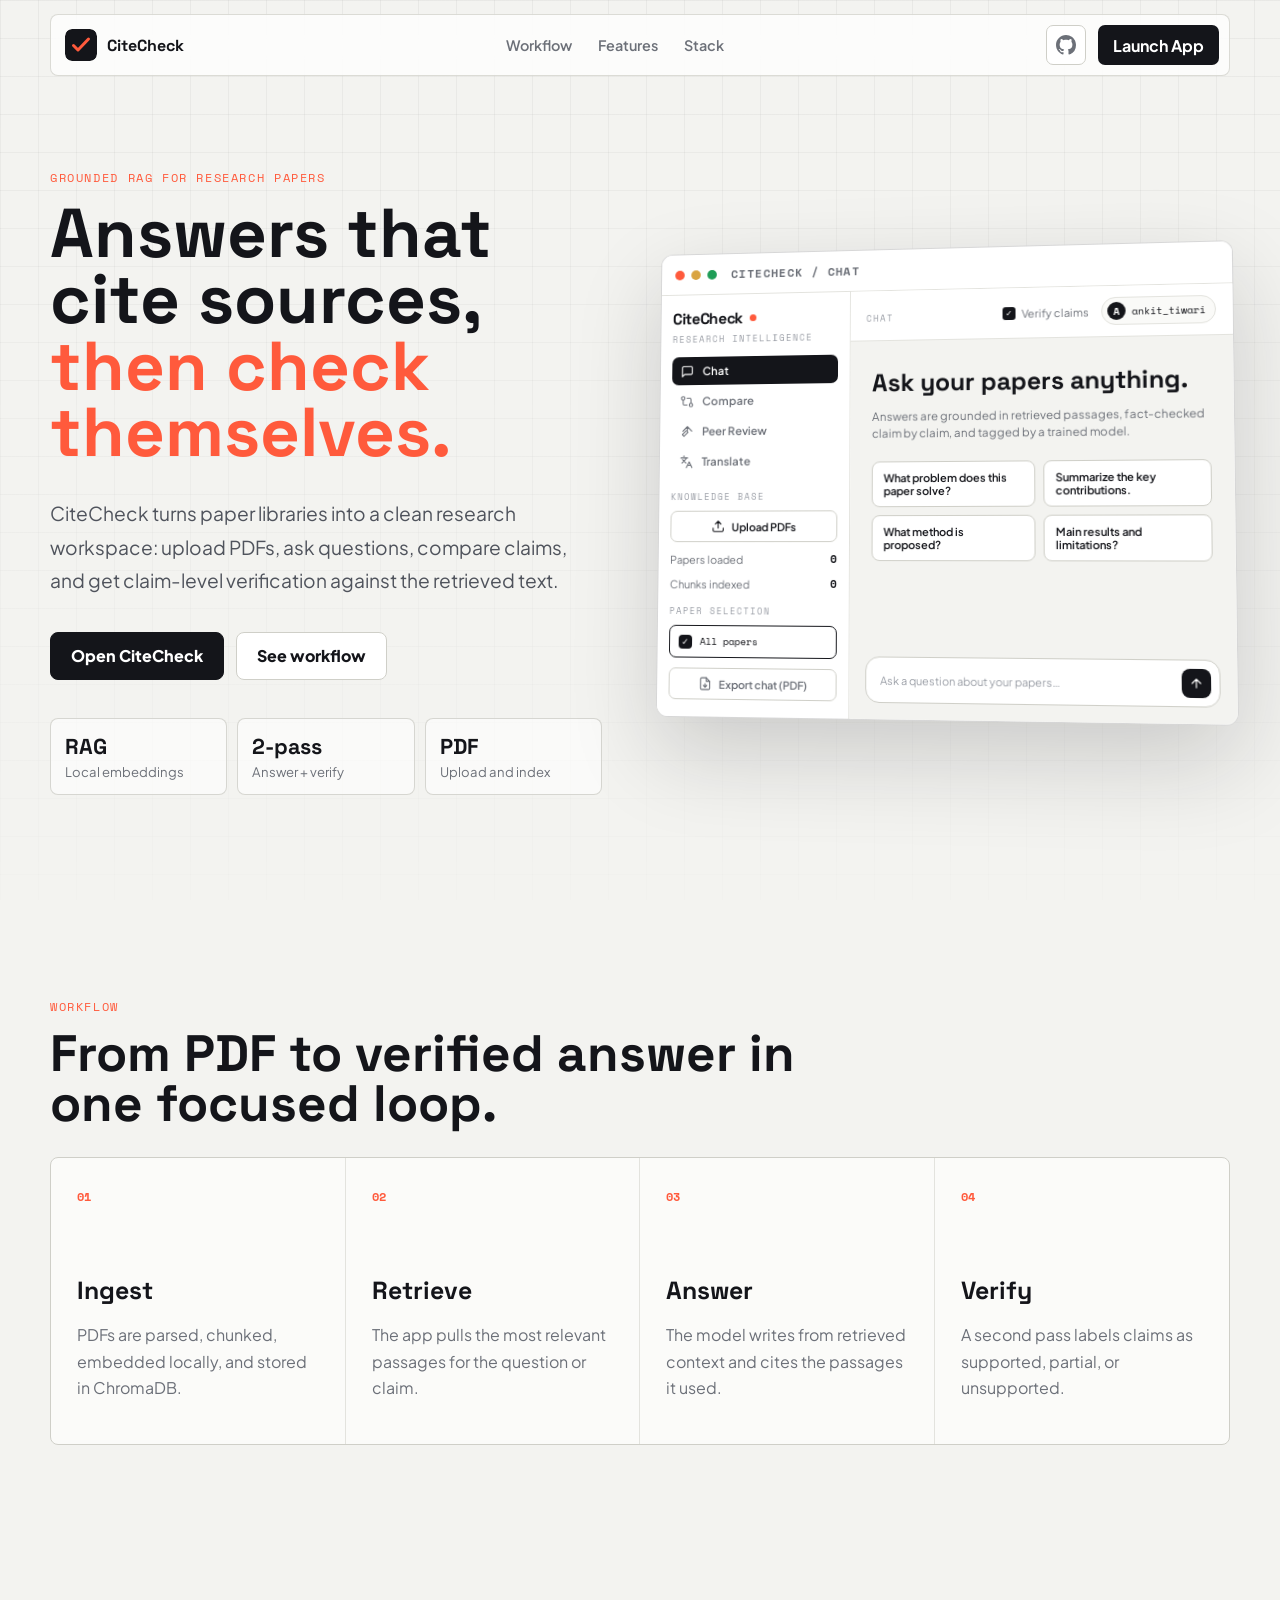
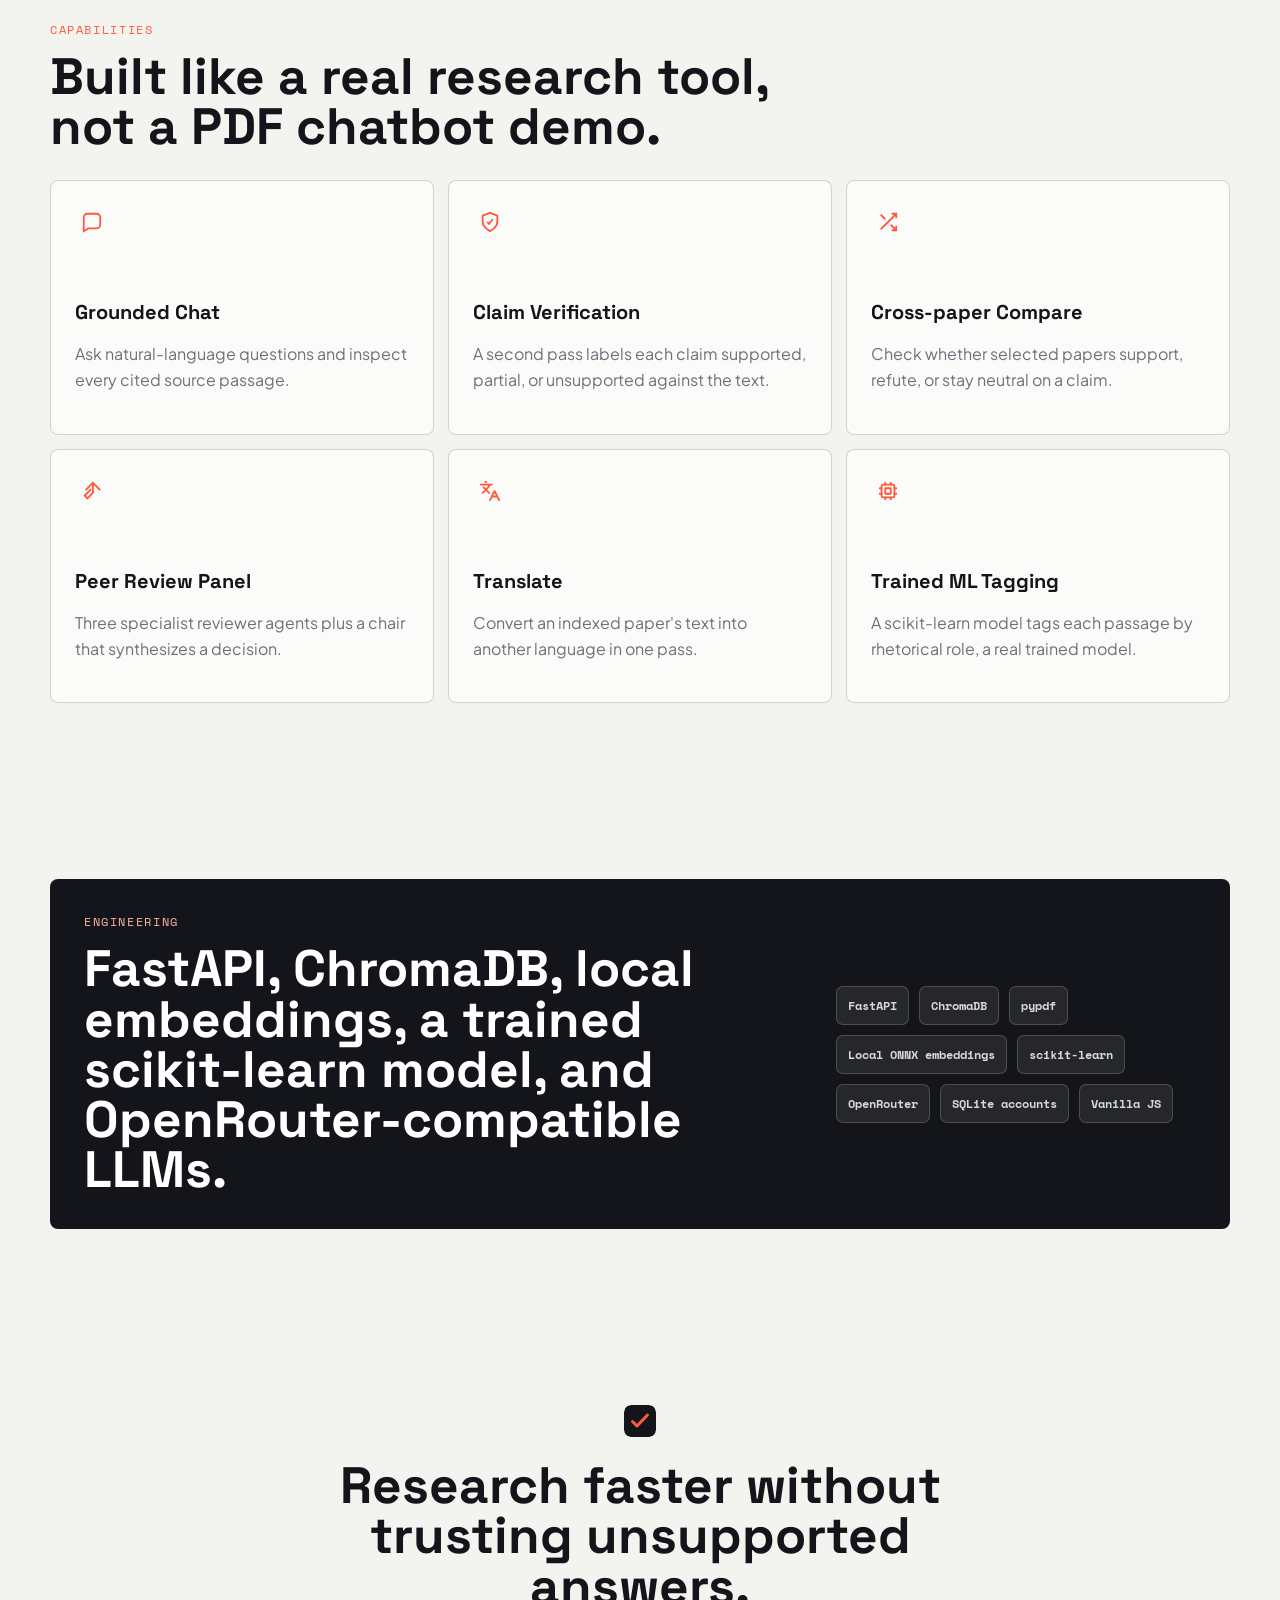
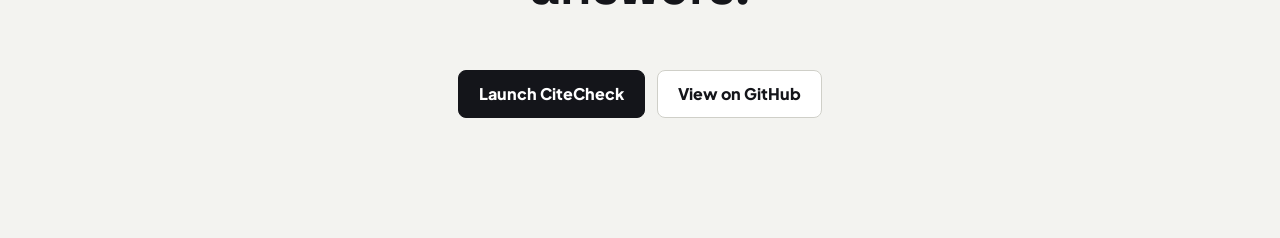
<file: landing/index.html>
<!doctype html>
<html lang="en">
<head>
  <meta charset="utf-8" />
  <meta name="viewport" content="width=device-width, initial-scale=1" />
  <meta name="description" content="CiteCheck is a research-paper assistant that answers from PDFs, verifies claims, compares papers, and drafts peer-review style critiques." />
  <title>CiteCheck - Research Paper Assistant</title>
  <link rel="icon" type="image/svg+xml" href="favicon.svg" />
  <link rel="preconnect" href="https://fonts.googleapis.com" />
  <link rel="preconnect" href="https://fonts.gstatic.com" crossorigin />
  <link href="https://fonts.googleapis.com/css2?family=Space+Grotesk:wght@500;600;700&family=Plus+Jakarta+Sans:wght@400;500;600;700&family=Space+Mono:wght@400;700&display=swap" rel="stylesheet" />
  <link rel="stylesheet" href="styles.css?v=6" />
</head>
<body>
  <div class="page-shell">
    <header class="site-header" data-nav>
      <a class="brand" href="#top" aria-label="CiteCheck home">
        <img src="favicon.svg" alt="" />
        <span>CiteCheck</span>
      </a>
      <nav class="nav-links" aria-label="Primary navigation">
        <a href="#workflow">Workflow</a>
        <a href="#features">Features</a>
        <a href="#stack">Stack</a>
      </nav>
      <div class="header-actions">
        <a class="nav-gh" href="https://github.com/ankitkumartiwari-web/citecheck" target="_blank" rel="noreferrer" aria-label="View source on GitHub" title="GitHub repo">
          <svg width="20" height="20" viewBox="0 0 16 16" fill="currentColor" aria-hidden="true"><path d="M8 0C3.58 0 0 3.58 0 8c0 3.54 2.29 6.53 5.47 7.59.4.07.55-.17.55-.38 0-.19-.01-.82-.01-1.49-2.01.37-2.53-.49-2.69-.94-.09-.23-.48-.94-.82-1.13-.28-.15-.68-.52-.01-.53.63-.01 1.08.58 1.23.82.72 1.21 1.87.87 2.33.66.07-.52.28-.87.51-1.07-1.78-.2-3.64-.89-3.64-3.95 0-.87.31-1.59.82-2.15-.08-.2-.36-1.02.08-2.12 0 0 .67-.21 2.2.82.64-.18 1.32-.27 2-.27.68 0 1.36.09 2 .27 1.53-1.04 2.2-.82 2.2-.82.44 1.1.16 1.92.08 2.12.51.56.82 1.27.82 2.15 0 3.07-1.87 3.75-3.65 3.95.29.25.54.73.54 1.48 0 1.07-.01 1.93-.01 2.2 0 .21.15.46.55.38A8.013 8.013 0 0 0 16 8c0-4.42-3.58-8-8-8Z"></path></svg>
        </a>
        <a class="nav-cta" href="https://citecheck-kqdr.onrender.com/" target="_blank" rel="noreferrer">Launch App</a>
      </div>
    </header>

    <main id="top">
      <section class="hero section">
        <div class="hero-copy reveal">
          <p class="eyebrow">Grounded RAG for research papers</p>
          <h1>Answers that cite sources, <span class="accent">then check themselves.</span></h1>
          <p class="hero-text">
            CiteCheck turns paper libraries into a clean research workspace: upload PDFs,
            ask questions, compare claims, and get claim-level verification against the retrieved text.
          </p>
          <div class="hero-actions">
            <a class="btn primary" href="https://citecheck-kqdr.onrender.com/" target="_blank" rel="noreferrer">Open CiteCheck</a>
            <a class="btn secondary" href="#workflow">See workflow</a>
          </div>
          <div class="metric-row" aria-label="Project highlights">
            <div><strong>RAG</strong><span>Local embeddings</span></div>
            <div><strong>2-pass</strong><span>Answer + verify</span></div>
            <div><strong>PDF</strong><span>Upload and index</span></div>
          </div>
        </div>

        <div class="product-stage reveal" data-depth>
          <div class="window">
            <div class="window-bar">
              <span></span><span></span><span></span>
              <p>CiteCheck / Chat</p>
            </div>
            <div class="workspace-preview">
              <aside class="wp-side">
                <div class="wp-brand"><b>CiteCheck</b><span class="wp-dot"></span></div>
                <div class="wp-eyebrow">Research Intelligence</div>
                <nav class="wp-nav">
                  <span class="wp-item active">
                    <svg class="wp-ic" viewBox="0 0 24 24"><path d="M21 15a2 2 0 0 1-2 2H7l-4 4V5a2 2 0 0 1 2-2h14a2 2 0 0 1 2 2z"/></svg>Chat
                  </span>
                  <span class="wp-item">
                    <svg class="wp-ic" viewBox="0 0 24 24"><circle cx="5" cy="6" r="3"/><circle cx="19" cy="18" r="3"/><path d="M12 6h5a2 2 0 0 1 2 2v7M12 18H7a2 2 0 0 1-2-2V9"/></svg>Compare
                  </span>
                  <span class="wp-item">
                    <svg class="wp-ic" viewBox="0 0 24 24"><path d="m14 13-7 7-3-3 7-7M5 11l8-8 8 8M13 3v10"/></svg>Peer Review
                  </span>
                  <span class="wp-item">
                    <svg class="wp-ic" viewBox="0 0 24 24"><path d="m5 8 6 6M4 14l6-6 2-3M2 5h12M7 2h1M22 22l-5-10-5 10M14 18h6"/></svg>Translate
                  </span>
                </nav>
                <div class="wp-sec">Knowledge Base</div>
                <span class="wp-btn">
                  <svg class="wp-ic" viewBox="0 0 24 24"><path d="M21 15v4a2 2 0 0 1-2 2H5a2 2 0 0 1-2-2v-4M17 8l-5-5-5 5M12 3v12"/></svg>Upload PDFs
                </span>
                <div class="wp-stat"><span>Papers loaded</span><b>0</b></div>
                <div class="wp-stat"><span>Chunks indexed</span><b>0</b></div>
                <div class="wp-sec">Paper Selection</div>
                <div class="wp-pill"><span class="wp-check">✓</span>All papers</div>
                <span class="wp-btn subtle">
                  <svg class="wp-ic" viewBox="0 0 24 24"><path d="M14 2H6a2 2 0 0 0-2 2v16a2 2 0 0 0 2 2h12a2 2 0 0 0 2-2V8z"/><path d="M14 2v6h6M12 18v-6M9 15l3 3 3-3"/></svg>Export chat (PDF)
                </span>
              </aside>
              <div class="wp-main">
                <div class="wp-top">
                  <span class="wp-eyebrow">Chat</span>
                  <div class="wp-top-right">
                    <span class="wp-verify"><span class="wp-box">✓</span>Verify claims</span>
                    <span class="wp-user"><span class="wp-ava">A</span>ankit_tiwari</span>
                  </div>
                </div>
                <div class="wp-empty">
                  <h2>Ask your papers anything.</h2>
                  <p>Answers are grounded in retrieved passages, fact-checked claim by claim, and tagged by a trained model.</p>
                  <div class="wp-chips">
                    <span>What problem does this paper solve?</span>
                    <span>Summarize the key contributions.</span>
                    <span>What method is proposed?</span>
                    <span>Main results and limitations?</span>
                  </div>
                </div>
                <div class="wp-composer">
                  <span class="wp-input">Ask a question about your papers…</span>
                  <span class="wp-send"><svg class="wp-ic" viewBox="0 0 24 24"><path d="M12 19V5M5 12l7-7 7 7"/></svg></span>
                </div>
              </div>
            </div>
          </div>
        </div>
      </section>

      <section class="section workflow" id="workflow">
        <div class="section-head reveal">
          <p class="eyebrow">Workflow</p>
          <h2>From PDF to verified answer in one focused loop.</h2>
        </div>
        <div class="timeline">
          <div class="step reveal">
            <span>01</span>
            <h3>Ingest</h3>
            <p>PDFs are parsed, chunked, embedded locally, and stored in ChromaDB.</p>
          </div>
          <div class="step reveal">
            <span>02</span>
            <h3>Retrieve</h3>
            <p>The app pulls the most relevant passages for the question or claim.</p>
          </div>
          <div class="step reveal">
            <span>03</span>
            <h3>Answer</h3>
            <p>The model writes from retrieved context and cites the passages it used.</p>
          </div>
          <div class="step reveal">
            <span>04</span>
            <h3>Verify</h3>
            <p>A second pass labels claims as supported, partial, or unsupported.</p>
          </div>
        </div>
      </section>

      <section class="section features" id="features">
        <div class="section-head reveal">
          <p class="eyebrow">Capabilities</p>
          <h2>Built like a real research tool, not a PDF chatbot demo.</h2>
        </div>
        <div class="feature-grid">
          <article class="feature-card reveal">
            <i data-icon="messages"></i>
            <h3>Grounded Chat</h3>
            <p>Ask natural-language questions and inspect every cited source passage.</p>
          </article>
          <article class="feature-card reveal">
            <i data-icon="shield"></i>
            <h3>Claim Verification</h3>
            <p>A second pass labels each claim supported, partial, or unsupported against the text.</p>
          </article>
          <article class="feature-card reveal">
            <i data-icon="compare"></i>
            <h3>Cross-paper Compare</h3>
            <p>Check whether selected papers support, refute, or stay neutral on a claim.</p>
          </article>
          <article class="feature-card reveal">
            <i data-icon="review"></i>
            <h3>Peer Review Panel</h3>
            <p>Three specialist reviewer agents plus a chair that synthesizes a decision.</p>
          </article>
          <article class="feature-card reveal">
            <i data-icon="translate"></i>
            <h3>Translate</h3>
            <p>Convert an indexed paper's text into another language in one pass.</p>
          </article>
          <article class="feature-card reveal">
            <i data-icon="model"></i>
            <h3>Trained ML Tagging</h3>
            <p>A scikit-learn model tags each passage by rhetorical role, a real trained model.</p>
          </article>
        </div>
      </section>

      <section class="section stack" id="stack">
        <div class="stack-panel reveal">
          <div>
            <p class="eyebrow">Engineering</p>
            <h2>FastAPI, ChromaDB, local embeddings, a trained scikit-learn model, and OpenRouter-compatible LLMs.</h2>
          </div>
          <div class="stack-list">
            <span>FastAPI</span>
            <span>ChromaDB</span>
            <span>pypdf</span>
            <span>Local ONNX embeddings</span>
            <span>scikit-learn</span>
            <span>OpenRouter</span>
            <span>SQLite accounts</span>
            <span>Vanilla JS</span>
          </div>
        </div>
      </section>

      <section class="section final-cta reveal">
        <img src="favicon.svg" alt="" />
        <h2>Research faster without trusting unsupported answers.</h2>
        <div class="hero-actions">
          <a class="btn primary" href="https://citecheck-kqdr.onrender.com/" target="_blank" rel="noreferrer">Launch CiteCheck</a>
          <a class="btn secondary" href="https://github.com/ankitkumartiwari-web/citecheck" target="_blank" rel="noreferrer">View on GitHub</a>
        </div>
      </section>
    </main>
  </div>

  <script src="app.js?v=6"></script>
</body>
</html>
</file>
<file: landing/styles.css>
:root {
  --bg: #f3f3f0;
  --surface: #ffffff;
  --surface-2: #fafaf8;
  --ink: #14151a;
  --muted: #6c7078;
  --faint: #9a9ea6;
  --line: #e3e3de;
  --line-strong: #cfcfc8;
  --accent: #ff5a3c;
  --green: #1f9d57;
  --violet: #6d4ad6;
  --blue: #2f6fed;
  --font: "Plus Jakarta Sans", -apple-system, BlinkMacSystemFont, "Segoe UI", sans-serif;
  --display: "Space Grotesk", var(--font);
  --mono: "Space Mono", ui-monospace, monospace;
}

* { box-sizing: border-box; }
html { scroll-behavior: smooth; }
body {
  margin: 0;
  color: var(--ink);
  font-family: var(--font);
  background: var(--bg);
  -webkit-font-smoothing: antialiased;
}

body::before {
  content: "";
  position: fixed;
  inset: 0;
  z-index: -1;
  background-image:
    linear-gradient(rgba(20, 21, 26, .055) 1px, transparent 1px),
    linear-gradient(90deg, rgba(20, 21, 26, .055) 1px, transparent 1px);
  background-size: 38px 38px;
  mask-image: linear-gradient(to bottom, rgba(0,0,0,.85), rgba(0,0,0,.15));
}

a { color: inherit; text-decoration: none; }
img { max-width: 100%; display: block; }

.page-shell { width: min(1180px, calc(100% - 32px)); margin: 0 auto; }

.site-header {
  position: sticky;
  top: 14px;
  z-index: 20;
  display: flex;
  align-items: center;
  justify-content: space-between;
  gap: 20px;
  margin: 14px 0 24px;
  padding: 10px 10px 10px 14px;
  border: 1px solid rgba(207, 207, 200, .75);
  border-radius: 8px;
  background: rgba(255, 255, 255, .72);
  backdrop-filter: blur(18px);
  transition: box-shadow .2s ease, border-color .2s ease;
}

.site-header.is-scrolled {
  border-color: rgba(20, 21, 26, .16);
  box-shadow: 0 18px 48px rgba(20, 21, 26, .10);
}

.brand, .mini-brand {
  display: inline-flex;
  align-items: center;
  gap: 10px;
  font-family: var(--display);
  font-weight: 700;
}

.brand img, .mini-brand img, .final-cta img { width: 32px; height: 32px; border-radius: 7px; }
.nav-links { display: flex; align-items: center; gap: 26px; color: var(--muted); font-size: .9rem; font-weight: 600; }
.nav-links a:hover { color: var(--ink); }
.header-actions { display: inline-flex; align-items: center; gap: 12px; }
.nav-gh {
  display: inline-flex;
  align-items: center;
  justify-content: center;
  width: 40px;
  height: 40px;
  border-radius: 7px;
  border: 1px solid var(--line-strong);
  background: var(--surface);
  color: var(--muted);
  transition: color .18s ease, border-color .18s ease;
}
.nav-gh:hover { color: var(--ink); border-color: var(--ink); }
.nav-cta {
  display: inline-flex;
  align-items: center;
  justify-content: center;
  min-height: 40px;
  padding: 0 15px;
  border-radius: 7px;
  color: #fff;
  font-weight: 700;
  background: var(--ink);
}

.section { padding: 88px 0; }
.hero {
  min-height: calc(100vh - 90px);
  display: grid;
  grid-template-columns: minmax(0, 1fr) minmax(0, 1.05fr);
  gap: 48px;
  align-items: center;
  padding-top: 42px;
}

.eyebrow {
  margin: 0 0 14px;
  font-family: var(--mono);
  font-size: .72rem;
  letter-spacing: .14em;
  text-transform: uppercase;
  color: var(--accent);
}

h1, h2, h3 { margin: 0; font-family: var(--display); letter-spacing: 0; }
h1 {
  max-width: 16ch;
  font-size: clamp(2.6rem, 5.4vw, 5.2rem);
  line-height: .96;
  overflow-wrap: break-word;
  hyphens: auto;
  color: var(--ink);
  padding-bottom: .08em;   /* room so descenders don't shave the last line */
}
/* flat coral accent on the second clause: a pop, not a gradient */
h1 .accent { color: var(--accent); }

.hero-text {
  max-width: 640px;
  margin: 26px 0 0;
  color: #4f535c;
  font-size: clamp(1rem, 1.7vw, 1.2rem);
  line-height: 1.75;
}

.hero-actions { display: flex; flex-wrap: wrap; gap: 12px; margin-top: 34px; }
.btn {
  display: inline-flex;
  align-items: center;
  justify-content: center;
  min-height: 48px;
  padding: 0 20px;
  border-radius: 8px;
  border: 1px solid var(--line-strong);
  font-weight: 800;
  transition: transform .18s ease, box-shadow .18s ease, border-color .18s ease;
}
.btn:hover { transform: translateY(-2px); }
.btn.primary {
  color: #fff;
  border-color: var(--ink);
  background: var(--ink);
}
.btn.primary:hover { background: #000; }
.btn.secondary { background: var(--surface); }
.btn.secondary:hover { border-color: var(--ink); }

.metric-row {
  display: grid;
  grid-template-columns: repeat(3, minmax(0, 1fr));
  gap: 10px;
  max-width: 560px;
  margin-top: 38px;
}
.metric-row div {
  padding: 14px;
  border: 1px solid rgba(207, 207, 200, .82);
  border-radius: 8px;
  background: rgba(255, 255, 255, .58);
}
.metric-row strong { display: block; font-family: var(--display); font-size: 1.35rem; }
.metric-row span { display: block; margin-top: 3px; color: var(--muted); font-size: .82rem; }

.product-stage { min-width: 0; perspective: 1200px; }
.window {
  overflow: hidden;
  width: 100%;
  border: 1px solid rgba(20, 21, 26, .16);
  border-radius: 12px;
  background: rgba(255,255,255,.74);
  box-shadow: 0 34px 90px rgba(20, 21, 26, .18);
  transform: rotateX(3deg) rotateY(-6deg);
  transition: transform .35s ease, box-shadow .35s ease;
}
.product-stage:hover .window { transform: rotateX(0) rotateY(0) translateY(-4px); box-shadow: 0 40px 100px rgba(20, 21, 26, .22); }
.window-bar {
  display: flex;
  align-items: center;
  gap: 7px;
  min-height: 42px;
  padding: 0 14px;
  border-bottom: 1px solid var(--line);
  background: var(--surface);
}
.window-bar span { width: 10px; height: 10px; border-radius: 50%; background: var(--line-strong); }
.window-bar span:nth-child(1) { background: var(--accent); }
.window-bar span:nth-child(2) { background: #d9a441; }
.window-bar span:nth-child(3) { background: var(--green); }
.window-bar p { margin-left: 8px; color: var(--muted); font: 700 .72rem var(--mono); text-transform: uppercase; letter-spacing: .12em; }

/* Mockup that mirrors the real CiteCheck app empty-state */
.workspace-preview { display: grid; grid-template-columns: 198px 1fr; min-height: 430px; font-size: 11px; }
.wp-ic { width: 14px; height: 14px; flex: 0 0 auto; fill: none; stroke: currentColor; stroke-width: 1.9; stroke-linecap: round; stroke-linejoin: round; }

.wp-side { padding: 14px 12px; border-right: 1px solid var(--line); background: var(--surface); display: flex; flex-direction: column; }
.wp-brand { display: flex; align-items: center; gap: 7px; font-family: var(--display); font-weight: 700; font-size: 16px; letter-spacing: -.02em; }
.wp-dot { width: 7px; height: 7px; border-radius: 50%; background: var(--accent); }
.wp-eyebrow { font: 400 8.5px var(--mono); letter-spacing: .12em; text-transform: uppercase; color: var(--faint); margin-top: 4px; }
.wp-nav { display: flex; flex-direction: column; gap: 2px; margin: 12px 0 2px; }
.wp-item { display: flex; align-items: center; gap: 9px; padding: 7px 9px; border-radius: 7px; color: var(--muted); font-weight: 600; font-size: 11.5px; }
.wp-item.active { background: var(--ink); color: #fff; }
.wp-sec { margin-top: 13px; font: 400 8.5px var(--mono); letter-spacing: .12em; text-transform: uppercase; color: var(--faint); }
.wp-btn { display: flex; align-items: center; justify-content: center; gap: 7px; margin-top: 8px; padding: 8px; border: 1px solid var(--line-strong); border-radius: 7px; color: var(--ink); background: var(--surface); font-weight: 600; }
.wp-btn.subtle { color: var(--muted); margin-top: 10px; }
.wp-stat { display: flex; justify-content: space-between; align-items: center; margin-top: 9px; color: var(--muted); }
.wp-stat b { font-family: var(--mono); color: var(--ink); }
.wp-pill { display: flex; align-items: center; gap: 8px; margin-top: 8px; padding: 8px 9px; border: 1px solid var(--ink); border-radius: 7px; color: var(--ink); font-family: var(--mono); font-size: 10px; }
.wp-check { width: 14px; height: 14px; border-radius: 4px; background: var(--ink); color: #fff; display: grid; place-items: center; font-size: 9px; flex: 0 0 auto; }

.wp-main { display: flex; flex-direction: column; background: var(--bg); min-width: 0; }
.wp-top { display: flex; align-items: center; justify-content: space-between; gap: 10px; padding: 11px 16px; border-bottom: 1px solid var(--line); background: var(--surface); }
.wp-top-right { display: flex; align-items: center; gap: 12px; }
.wp-verify { display: flex; align-items: center; gap: 6px; color: var(--muted); }
.wp-box { width: 13px; height: 13px; border-radius: 3px; background: var(--ink); color: #fff; display: grid; place-items: center; font-size: 8px; }
.wp-user { display: flex; align-items: center; gap: 6px; padding: 4px 9px 4px 5px; border: 1px solid var(--line); border-radius: 999px; background: var(--surface-2); font-family: var(--mono); font-size: 10px; color: var(--ink); }
.wp-ava { width: 18px; height: 18px; border-radius: 50%; background: var(--ink); color: #fff; display: grid; place-items: center; font-weight: 700; font-size: 10px; }
.wp-empty { flex: 1; padding: 30px 22px 16px; }
.wp-empty h2 { font-size: 1.55rem; line-height: 1.08; }
.wp-empty p { margin-top: 11px; max-width: 380px; color: var(--muted); line-height: 1.5; font-size: 11.5px; }
.wp-chips { display: grid; grid-template-columns: 1fr 1fr; gap: 8px; margin-top: 20px; max-width: 440px; }
.wp-chips span { padding: 9px 11px; border: 1px solid var(--line-strong); border-radius: 8px; background: var(--surface); color: var(--ink); font-weight: 600; }
.wp-composer { display: flex; align-items: center; gap: 8px; margin: 0 16px 16px; padding: 8px 8px 8px 14px; border: 1px solid var(--line-strong); border-radius: 14px; background: var(--surface); }
.wp-input { flex: 1; color: var(--faint); }
.wp-send { width: 28px; height: 28px; border-radius: 8px; background: var(--ink); color: #fff; display: grid; place-items: center; flex: 0 0 auto; }

.section-head { max-width: 780px; margin-bottom: 28px; }
.section-head h2, .stack-panel h2, .final-cta h2 {
  font-size: clamp(2rem, 4vw, 4rem);
  line-height: .98;
}

.timeline {
  display: grid;
  grid-template-columns: repeat(4, minmax(0, 1fr));
  border: 1px solid var(--line-strong);
  border-radius: 8px;
  overflow: hidden;
  background: rgba(255,255,255,.62);
}
.step {
  min-height: 260px;
  padding: 26px;
  border-right: 1px solid var(--line);
}
.step:last-child { border-right: 0; }
.step span { color: var(--accent); font: 700 .76rem var(--mono); }
.step h3 { margin-top: 70px; font-size: 1.55rem; }
.step p { color: var(--muted); line-height: 1.65; }

.feature-grid {
  display: grid;
  grid-template-columns: repeat(3, minmax(0, 1fr));
  gap: 14px;
}
.feature-card {
  min-height: 250px;
  padding: 24px;
  border: 1px solid rgba(207,207,200,.9);
  border-radius: 8px;
  background: rgba(255, 255, 255, .64);
  transition: transform .18s ease, border-color .18s ease, box-shadow .18s ease;
}
.feature-card:hover {
  transform: translateY(-5px);
  border-color: rgba(255,90,60,.5);
  box-shadow: 0 22px 50px rgba(20, 21, 26, .10);
}
.feature-card i {
  display: block;
  width: 34px;
  height: 34px;
  border-radius: 8px;
  background: var(--accent);
  mask: var(--icon) center / 22px 22px no-repeat;
}
.feature-card [data-icon="messages"] { --icon: url("data:image/svg+xml,%3Csvg xmlns='http://www.w3.org/2000/svg' fill='none' viewBox='0 0 24 24' stroke='black' stroke-width='2'%3E%3Cpath d='M21 15a4 4 0 0 1-4 4H8l-5 3V7a4 4 0 0 1 4-4h10a4 4 0 0 1 4 4z'/%3E%3C/svg%3E"); }
.feature-card [data-icon="compare"] { --icon: url("data:image/svg+xml,%3Csvg xmlns='http://www.w3.org/2000/svg' fill='none' viewBox='0 0 24 24' stroke='black' stroke-width='2'%3E%3Cpath d='M16 3h5v5M4 20l17-17M21 16v5h-5M15 15l6 6M4 4l5 5'/%3E%3C/svg%3E"); }
.feature-card [data-icon="review"] { --icon: url("data:image/svg+xml,%3Csvg xmlns='http://www.w3.org/2000/svg' fill='none' viewBox='0 0 24 24' stroke='black' stroke-width='2'%3E%3Cpath d='m14 13-7 7-3-3 7-7M5 11l8-8 8 8M13 3v10'/%3E%3C/svg%3E"); }
.feature-card [data-icon="shield"] { --icon: url("data:image/svg+xml,%3Csvg xmlns='http://www.w3.org/2000/svg' fill='none' viewBox='0 0 24 24' stroke='black' stroke-width='2'%3E%3Cpath d='M12 22s8-4 8-10V5l-8-3-8 3v7c0 6 8 10 8 10Z'/%3E%3Cpath d='m9 12 2 2 4-5'/%3E%3C/svg%3E"); }
.feature-card [data-icon="translate"] { --icon: url("data:image/svg+xml,%3Csvg xmlns='http://www.w3.org/2000/svg' fill='none' viewBox='0 0 24 24' stroke='black' stroke-width='2' stroke-linecap='round' stroke-linejoin='round'%3E%3Cpath d='m5 8 6 6M4 14l6-6 2-3M2 5h12M7 2h1M22 22l-5-10-5 10M14 18h6'/%3E%3C/svg%3E"); }
.feature-card [data-icon="model"] { --icon: url("data:image/svg+xml,%3Csvg xmlns='http://www.w3.org/2000/svg' fill='none' viewBox='0 0 24 24' stroke='black' stroke-width='2' stroke-linecap='round' stroke-linejoin='round'%3E%3Crect x='5' y='5' width='14' height='14' rx='2'/%3E%3Crect x='9' y='9' width='6' height='6'/%3E%3Cpath d='M9 3v2M15 3v2M9 19v2M15 19v2M3 9h2M3 15h2M19 9h2M19 15h2'/%3E%3C/svg%3E"); }
.feature-card h3 { margin-top: 60px; font-size: 1.25rem; }
.feature-card p { color: var(--muted); line-height: 1.65; }

.stack-panel {
  display: grid;
  grid-template-columns: minmax(0, 1fr) 360px;
  gap: 40px;
  align-items: center;
  padding: 34px;
  border-radius: 8px;
  color: #fff;
  background: var(--ink);
}
.stack-panel .eyebrow { color: #ffb3a5; }
.stack-list { display: flex; flex-wrap: wrap; gap: 10px; }
.stack-list span {
  padding: 9px 11px;
  border: 1px solid rgba(255,255,255,.18);
  border-radius: 7px;
  background: rgba(255,255,255,.08);
  color: rgba(255,255,255,.82);
  font: 700 .78rem var(--mono);
}

.final-cta {
  display: grid;
  place-items: center;
  text-align: center;
  gap: 24px;
  padding-bottom: 120px;
}
.final-cta h2 { max-width: 760px; }

.reveal {
  opacity: 0;
  transform: translateY(26px);
  transition: opacity .7s ease, transform .7s ease;
  transition-delay: var(--delay, 0ms);
}
.reveal.is-visible { opacity: 1; transform: translateY(0); }

@media (max-width: 980px) {
  .hero { grid-template-columns: 1fr; gap: 34px; }
  .product-stage { order: -1; }
  .window { transform: none; }
  .timeline, .feature-grid { grid-template-columns: repeat(2, minmax(0, 1fr)); }
  .step:nth-child(2) { border-right: 0; }
  .step:nth-child(-n+2) { border-bottom: 1px solid var(--line); }
  .stack-panel { grid-template-columns: 1fr; }
}

@media (max-width: 680px) {
  .page-shell { width: min(100% - 20px, 1180px); }
  .site-header { top: 8px; margin-top: 8px; }
  .nav-links { display: none; }
  .nav-cta { min-height: 38px; padding: 0 12px; font-size: .86rem; }
  .section { padding: 64px 0; }
  .hero { min-height: auto; padding-top: 24px; }
  h1 { font-size: clamp(2.4rem, 11vw, 3.6rem); max-width: 100%; }
  .metric-row, .timeline, .feature-grid { grid-template-columns: 1fr; }
  .workspace-preview { grid-template-columns: 1fr; }
  .workspace-preview aside { display: none; }
  .wp-empty { padding: 18px; }
  .wp-chips { grid-template-columns: 1fr; }
  .step { min-height: auto; border-right: 0; border-bottom: 1px solid var(--line); }
  .step:last-child { border-bottom: 0; }
  .step h3 { margin-top: 44px; }
  .feature-card { min-height: 220px; }
}

@media (prefers-reduced-motion: reduce) {
  html { scroll-behavior: auto; }
  *, *::before, *::after {
    animation-duration: .01ms !important;
    animation-iteration-count: 1 !important;
    scroll-behavior: auto !important;
    transition-duration: .01ms !important;
  }
  .reveal { opacity: 1; transform: none; }
}
</file>
